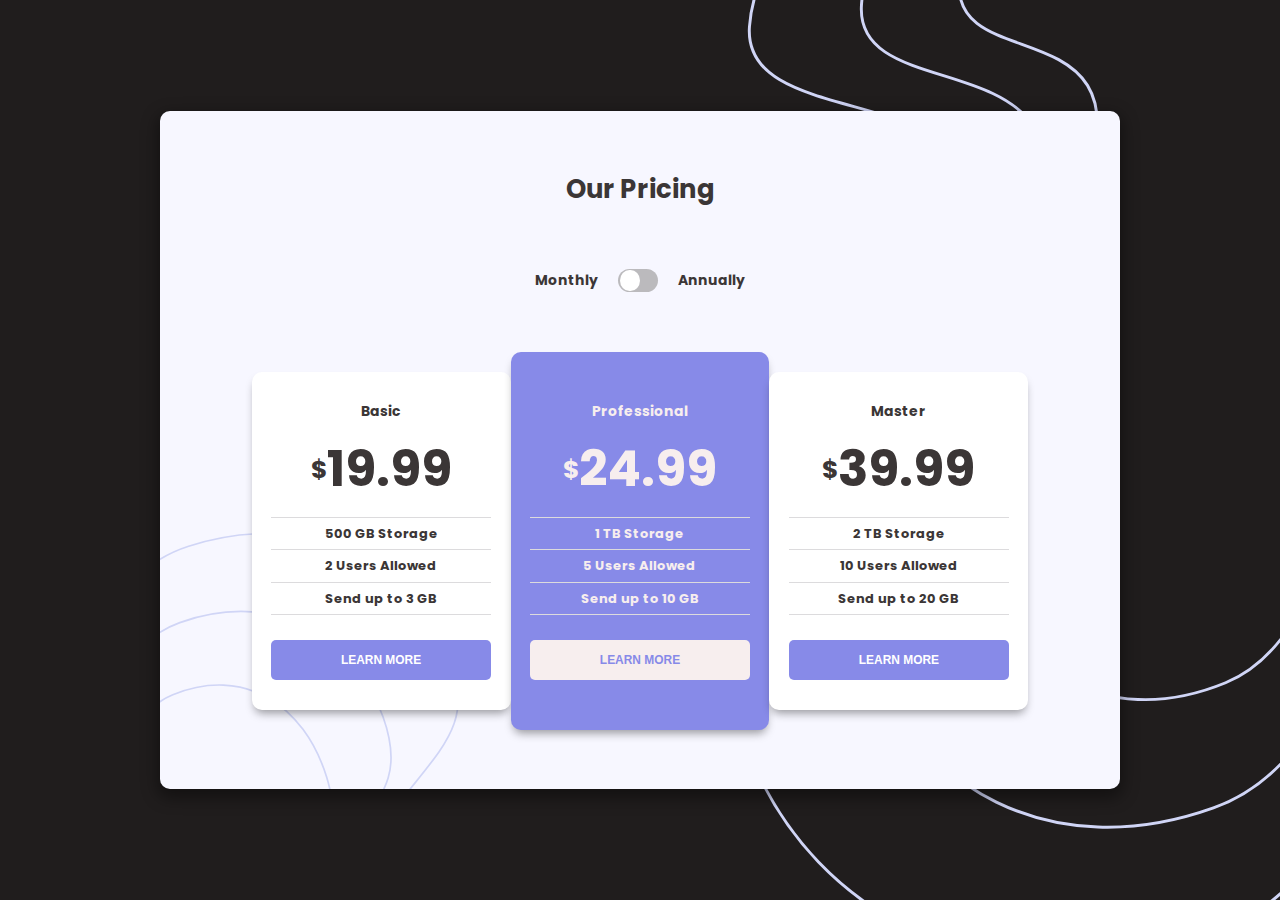
<file: index.html>
<!DOCTYPE html>
<html lang="en">

<head>
  <meta charset="UTF-8">
  <meta http-equiv="X-UA-Compatible" content="IE=edge">
  <meta name="viewport" content="width=device-width, initial-scale=1.0">
  <title>Responsive Pricing Cards with Toggle</title>
  <link rel="stylesheet" href="./src/assets/css/main.css">
</head>

<body>

  <div class=" container">
    <div class="pricing">
      <h1 class="pricing-heading">Our Pricing</h1>
      <div class="pricing-toggle">
        <span>Monthly</span>
        <label for="pricing-toggle-checkbox">Select Pricing Options</label>
        <input id="pricing-toggle-checkbox" type="checkbox">
        <span>Annually</span>
      </div>
      <div class="pricing-cards monthly">
        <div class="pricing-card">
          <h2 class="pricing-card__title">Basic</h2>
          <div class="pricing-card__price">
            <span>$</span>
            <span class="price">19.99</span>
          </div>
          <ul class="pricing-card__features">
            <li class="pricing-card__feature">500 GB Storage</li>
            <li class="pricing-card__feature">2 Users Allowed</li>
            <li class="pricing-card__feature">Send up to 3 GB</li>
          </ul>
          <button class="pricing-card__btn">LEARN MORE</button>
        </div>

        <div class="pricing-card card-middle">
          <h2 class="pricing-card__title">Professional</h2>
          <div class="pricing-card__price">
            <span>$</span>
            <span class="price">24.99</span>
          </div>
          <ul class="pricing-card__features">
            <li class="pricing-card__feature">1 TB Storage</li>
            <li class="pricing-card__feature">5 Users Allowed</li>
            <li class="pricing-card__feature">Send up to 10 GB</li>
          </ul>
          <button class="pricing-card__btn btn-middle">LEARN MORE</button>
        </div>

        <div class="pricing-card">
          <h2 class="pricing-card__title">Master</h2>
          <div class="pricing-card__price">
            <span>$</span>
            <span class="price">39.99</span>
          </div>
          <ul class="pricing-card__features">
            <li class="pricing-card__feature">2 TB Storage</li>
            <li class="pricing-card__feature">10 Users Allowed</li>
            <li class="pricing-card__feature">Send up to 20 GB</li>
          </ul>
          <button class="pricing-card__btn">LEARN MORE</button>
        </div>
      </div>

      <div class="pricing-cards annually is-hidden">
        <div class="pricing-card">
          <h2 class="pricing-card__title">Basic</h2>
          <div class="pricing-card__price">
            <span>$</span>
            <span class="price">119.99</span>
          </div>
          <ul class="pricing-card__features">
            <li class="pricing-card__feature">500 GB Storage</li>
            <li class="pricing-card__feature">2 Users Allowed</li>
            <li class="pricing-card__feature">Unlimited</li>
          </ul>
          <button class="pricing-card__btn">LEARN MORE</button>
        </div>

        <div class="pricing-card card-middle">
          <h2 class="pricing-card__title">Professional</h2>
          <div class="pricing-card__price">
            <span>$</span>
            <span class="price">224.99</span>
          </div>
          <ul class="pricing-card__features">
            <li class="pricing-card__feature">1 TB Storage</li>
            <li class="pricing-card__feature">5 Users Allowed</li>
            <li class="pricing-card__feature">Unlimited</li>
          </ul>
          <button class="pricing-card__btn btn-middle">LEARN MORE</button>
        </div>

        <div class="pricing-card">
          <h2 class="pricing-card__title">Master</h2>
          <div class="pricing-card__price">
            <span>$</span>
            <span class="price">339.99</span>
          </div>
          <ul class="pricing-card__features">
            <li class="pricing-card__feature">2 TB Storage</li>
            <li class="pricing-card__feature">10 Users Allowed</li>
            <li class="pricing-card__feature">Unlimited</li>
          </ul>
          <button class="pricing-card__btn">LEARN MORE</button>
        </div>
      </div>
    </div>
  </div>

  <script src="./src/assets/js/main.js"></script>
</body>

</html>
</file>
<file: src/assets/css/main.css>
@import url("https://fonts.googleapis.com/css2?family=Poppins:ital,wght@0,400;0,700;1,500&display=swap");
*,
*::before,
*::after {
  margin: 0;
  padding: 0;
  box-sizing: border-box;
}

html {
  font-size: 62.25%;
}

body {
  width: 100%;
  height: 100vh;
  font-family: 'Poppins', sans-serif;
  font-size: 1.6rem;
  color: #3b3636;
  line-height: 1.5;
  display: flex;
  align-items: center;
  justify-content: center;
  background-image: url(../images/bg-top.svg);
  background-repeat: no-repeat;
  background-size: 550px;
  background-position: right top;
  background-color: #201d1d;
}

@media (max-width: 767px) {
  body {
    height: auto;
    margin: 4rem 0;
  }
}

ul {
  list-style-type: none;
}

.container {
  width: 80%;
  max-width: 1440rem;
  margin: 0 auto;
  display: flex;
  align-items: center;
  justify-content: center;
}

@media (max-width: 767px) {
  .container {
    width: 90%;
  }
}

.pricing {
  width: 100%;
  max-width: 960px;
  text-align: center;
  box-shadow: 0 6px 16px 3px rgba(0, 0, 0, 0.4);
  padding: 6rem 3rem;
  border-radius: 1rem;
  background-image: url(../images/bg-bottom.svg);
  background-repeat: no-repeat;
  background-position-y: bottom;
  background-size: 30rem;
  background-color: #f7f7ff;
}

@media (max-width: 767px) {
  .pricing {
    width: 80%;
  }
}

@media (max-width: 479px) {
  .pricing {
    width: 100%;
  }
}

.pricing-heading {
  font-size: 2.6rem;
  margin-bottom: 4rem;
}

.pricing-toggle {
  font-size: 1.4rem;
  font-weight: 700;
  display: flex;
  align-items: center;
  justify-content: center;
  margin-bottom: 4rem;
}

.pricing-toggle label {
  visibility: hidden;
  width: 0;
  display: inline-block;
}

.pricing-toggle input {
  appearance: none;
  width: 4rem;
  height: 2.4rem;
  border-radius: 1.6rem;
  margin: 0 2rem;
  background: #bbbabd;
  position: relative;
  padding: 0.2rem;
  transition: 0.3s ease-in-out;
  display: flex;
  align-items: center;
}

.pricing-toggle input:checked {
  background: #878ae8;
}

.pricing-toggle input::before {
  content: '';
  display: block;
  width: 2rem;
  height: 2.2rem;
  background: #fff;
  border-radius: 50%;
  position: absolute;
  transition: 0.3s ease-in-out;
}

.pricing-toggle input:checked::before {
  left: 1.8rem;
}

.pricing-cards {
  display: flex;
  align-items: center;
  justify-content: center;
}

@media (max-width: 767px) {
  .pricing-cards {
    flex-direction: column;
  }
}

.pricing-cards .pricing-card {
  width: 26rem;
  padding: 3rem 2rem;
  background-color: #fff;
  border-radius: 1rem;
  box-shadow: 0 6px 10px -3px rgba(0, 0, 0, 0.4);
}

@media (max-width: 767px) {
  .pricing-cards .pricing-card {
    margin-bottom: 3rem;
  }
}

.pricing-cards .pricing-card__title {
  font-size: 1.4rem;
  margin-bottom: 1rem;
}

.pricing-cards .pricing-card__price {
  font-weight: bold;
  display: flex;
  align-items: center;
  justify-content: center;
  margin-bottom: 1rem;
}

.pricing-cards .pricing-card__price span {
  font-size: 2.5rem;
}

.pricing-cards .pricing-card__price .price {
  font-size: 5rem;
}

.pricing-cards .pricing-card__features {
  font-size: 1.3rem;
  font-weight: 700;
  border-top: 1px solid #dcdbdd;
  margin-bottom: 2.5rem;
}

.pricing-cards .pricing-card__features .pricing-card__feature {
  padding: 0.6rem 0;
  border-bottom: 1px solid #dcdbdd;
}

.pricing-cards .pricing-card__btn {
  height: 4rem;
  padding: 1rem 0;
  background: #878ae8;
  border-radius: 0.5rem;
  width: 100%;
  border: none;
  font-size: 1.2rem;
  font-weight: 700;
  color: #fff;
  outline: 0;
  transition: 0.3s ease-in-out;
}

.pricing-cards .pricing-card__btn:active {
  background: #f7eeee;
  border: 1px solid #878ae8;
  color: #878ae8;
}

.pricing-cards .btn-middle:active {
  background: #878ae8;
  border: 1px solid #f7eeee;
  color: #f7eeee;
}

.pricing-cards .card-middle {
  background: #878ae8;
  color: #f7eeee;
  padding: 5rem 2rem;
}

.pricing-cards .card-middle button {
  background: #f7eeee;
  color: #878ae8;
}

.pricing .annually.is-hidden {
  display: none;
}

.pricing .monthly.is-hidden {
  display: none;
}
</file>
